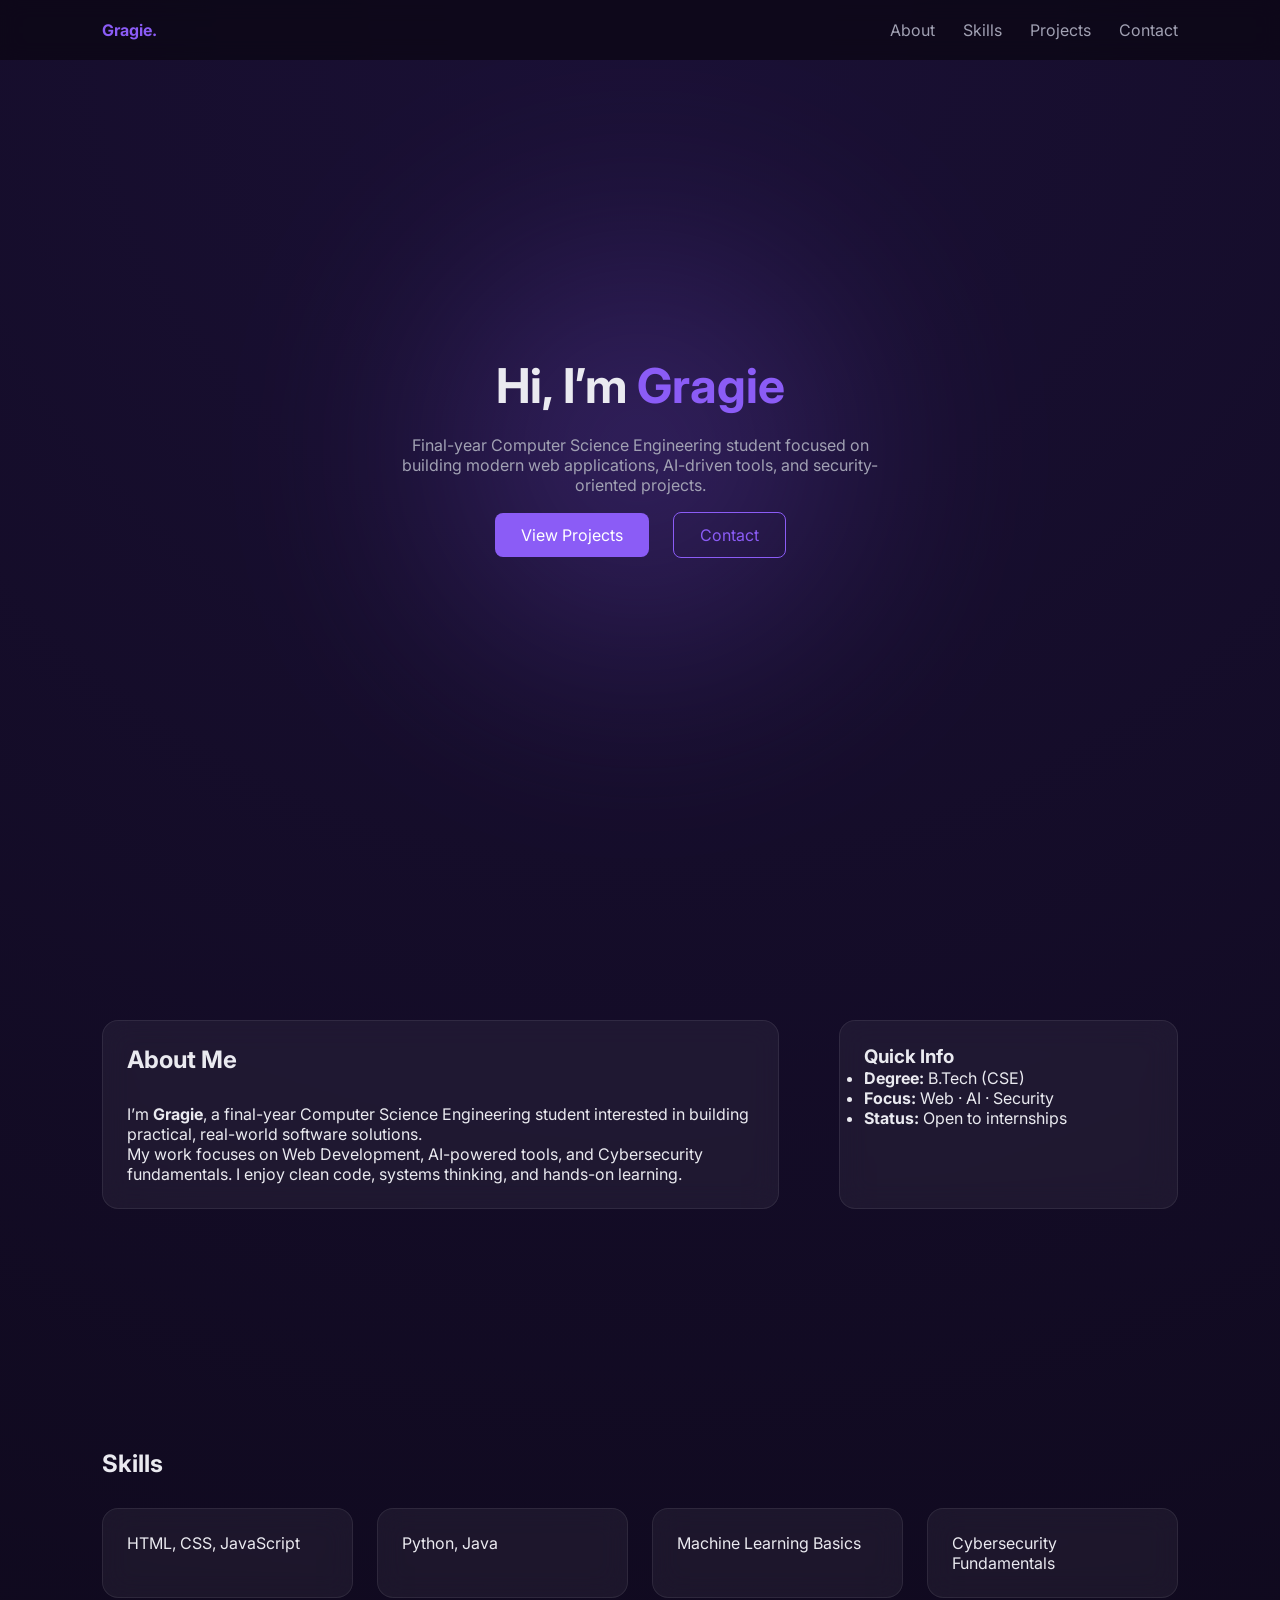
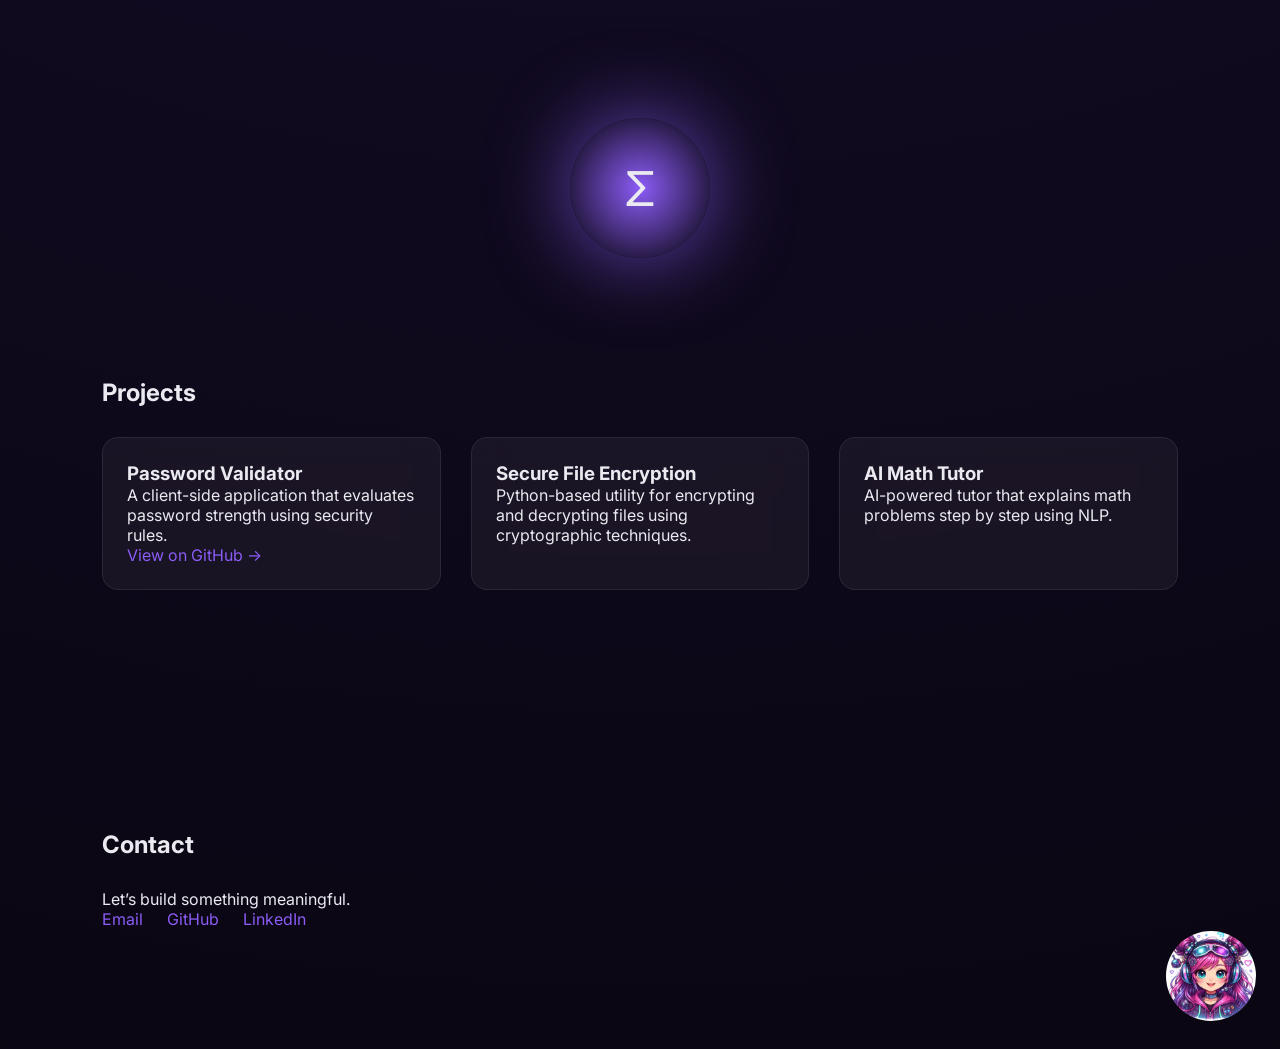
<file: index.html>
<!DOCTYPE html>
<html lang="en">
<head>
  <meta charset="UTF-8" />
  <meta name="viewport" content="width=device-width, initial-scale=1.0"/>
  <title>Gragie | Portfolio</title>

  <link rel="stylesheet" href="style.css" />
  <link href="https://fonts.googleapis.com/css2?family=Inter:wght@300;400;600;700&display=swap" rel="stylesheet">
</head>
<body>

  <!-- NAVBAR -->
  <header class="navbar">
    <div class="logo">Gragie.</div>
    <nav>
      <a href="#about">About</a>
      <a href="#skills">Skills</a>
      <a href="#projects">Projects</a>
      <a href="#contact">Contact</a>
    </nav>
  </header>

  <!-- HERO -->
  <section class="hero">
    <div class="hero-glow"></div>

    <div class="hero-content reveal scene">
      <h1 class="layer" data-depth="0.6">
        Hi, I’m <span>Gragie</span>
      </h1>
      <p class="subtitle"  data-depth="0.3">
        Final-year Computer Science Engineering student focused on building
        modern web applications, AI-driven tools, and security-oriented projects.
      </p>

      <div class="hero-buttons">
        <a href="#projects" class="btn primary">View Projects</a>
        <a href="#contact" class="btn outline">Contact</a>
      </div>
    </div>
  </section>

  <!-- ABOUT -->
  <section id="about" class="section reveal">
    <div class="about-container">
      <div class="about-text glass title" >
        <h2>About Me</h2>
        <p>
          I’m <strong>Gragie</strong>, a final-year Computer Science Engineering student
          interested in building practical, real-world software solutions.
        </p>
        <p>
          My work focuses on <span>Web Development</span>,
          <span>AI-powered tools</span>, and <span>Cybersecurity fundamentals</span>.
          I enjoy clean code, systems thinking, and hands-on learning.
        </p>
      </div>

      <div class="about-card glass title ">
        <h3>Quick Info</h3>
        <ul>
          <li><strong>Degree:</strong> B.Tech (CSE)</li>
          <li><strong>Focus:</strong> Web · AI · Security</li>
          <li><strong>Status:</strong> Open to internships</li>
        </ul>
      </div>
    </div>
  </section>

  <!-- SKILLS -->
  <section id="skills" class="section reveal">
    <h2>Skills</h2>

    <div class="skills-grid">
      <div class="skill-card glass">HTML, CSS, JavaScript</div>
      <div class="skill-card glass">Python, Java</div>
      <div class="skill-card glass">Machine Learning Basics</div>
      <div class="skill-card glass">Cybersecurity Fundamentals</div>
      
    </div>
  </section>

  <!-- CENTER ORB -->
  <section class="center-orb reveal">
    <div class="orb">Σ</div>
  </section>

  <!-- PROJECTS -->
  <section id="projects" class="section reveal">
    <h2>Projects</h2>

    <div class="projects-grid">
      <div class="project-card glass">
        <h3>Password Validator</h3>
        <p>
          A client-side application that evaluates password strength using
          security rules.
        </p>
        <a href="https://github.com/Gargiesk/password_validator" target="_blank">
          View on GitHub →
        </a>
      </div>

      <div class="project-card glass">
        <h3>Secure File Encryption</h3>
        <p>
          Python-based utility for encrypting and decrypting files using
          cryptographic techniques.
        </p>
      </div>

      <div class="project-card glass">
        <h3>AI Math Tutor</h3>
        <p>
          AI-powered tutor that explains math problems step by step using NLP.
        </p>
      </div>
      

    </div>
  </section>

  <!-- CONTACT -->
  <section id="contact" class="section reveal">
    <h2>Contact</h2>
    <p>Let’s build something meaningful.</p>

    <div class="contact-links">
      <a href="mailto:gargieskumar@gmail.com">Email</a>
      <a href="https://github.com/Gargiesk" target="_blank">GitHub</a>
      <a href="https://linkedin.com" target="_blank">LinkedIn</a>
    </div>
  </section>

  <!-- FLOATING AVATAR -->
  <div class="avatar-container" id="avatar">
    <img src="assets/avatar.png" alt="Gragie Assistant">
    <div class="avatar-bubble">
      Hi 👋 I’m Gragie<br>
      Tap to explore
    </div>
  </div>

  <script src="script.js"></script>
</body>
</html>
</file>
<file: style.css>
:root {
  --bg: #0a0612;
  --surface: rgba(255,255,255,0.05);
  --text: #eaeaf0;
  --muted: #a1a1b3;
  --violet: #8b5cf6;
  --accent: var(--violet);
  --border: rgba(255,255,255,0.08);
}

* {
  margin: 0;
  padding: 0;
  box-sizing: border-box;
  font-family: 'Inter', sans-serif;
}

body {
  background: radial-gradient(circle at top, #1a1035, var(--bg));
  color: var(--text);
}

/* NAVBAR */
.navbar {
  position: fixed;
  top: 0;
  width: 100%;
  padding: 20px 8%;
  display: flex;
  justify-content: space-between;
  background: rgba(10,6,18,0.7);
  backdrop-filter: blur(10px);
  z-index: 100;
}

.navbar a {
  margin-left: 24px;
  color: var(--muted);
  text-decoration: none;
}

.navbar a:hover {
  color: var(--text);
}

.logo {
  font-weight: 700;
  color: var(--accent);
}

/* HERO */
.hero {
  min-height: 100vh;
  display: grid;
  place-items: center;
  position: relative;
}

.hero-glow {
  position: absolute;
  width: 600px;
  height: 600px;
  background: radial-gradient(circle, var(--violet), transparent 60%);
  filter: blur(120px);
  opacity: 0.45;
}

.hero-content {
  text-align: center;
  z-index: 1;
}

.hero h1 {
  font-size: 3rem;
}

.hero span {
  color: var(--accent);
}

.subtitle {
  max-width: 520px;
  margin: 20px auto;
  color: var(--muted);
}

.hero-buttons {
  margin-top: 30px;
}

.btn {
  padding: 12px 26px;
  border-radius: 8px;
  text-decoration: none;
  margin: 0 10px;
}

.btn.primary {
  background: var(--accent);
  color: #fff;
}

.btn.outline {
  border: 1px solid var(--accent);
  color: var(--accent);
}

/* SECTIONS */
.section {
  padding: 120px 8%;
}

h2 {
  margin-bottom: 30px;
}

/* GLASS CARDS */
.glass {
  background: var(--surface);
  border: 1px solid var(--border);
  border-radius: 16px;
  padding: 24px;
  backdrop-filter: blur(14px);
  transition: transform 0.3s, box-shadow 0.3s;
}

.glass:hover {
  transform: translateY(-6px);
  box-shadow: 0 0 40px rgba(139,92,246,0.45);
}

/* ABOUT */
.about-container {
  display: grid;
  grid-template-columns: 2fr 1fr;
  gap: 60px;
}

/* SKILLS */
.skills-grid {
  display: grid;
  grid-template-columns: repeat(auto-fit, minmax(220px,1fr));
  gap: 24px;
}

/* PROJECTS */
.projects-grid {
  display: grid;
  grid-template-columns: repeat(auto-fit, minmax(260px,1fr));
  gap: 30px;
}

.project-card a {
  color: var(--accent);
  text-decoration: none;
}

/* ORB */
.center-orb {
  display: grid;
  place-items: center;
}

.orb {
  width: 140px;
  height: 140px;
  border-radius: 50%;
  background: radial-gradient(circle, var(--violet), #000);
  display: grid;
  place-items: center;
  font-size: 3rem;
  box-shadow: 0 0 80px rgba(139,92,246,0.7);
}

/* CONTACT */
.contact-links a {
  margin-right: 20px;
  color: var(--accent);
  text-decoration: none;
}

/* SCROLL REVEAL */
.reveal {
  opacity: 0;
  transform: translateY(40px);
  transition: 0.9s ease;
}

.reveal.active {
  opacity: 1;
  transform: translateY(0);
}

/* AVATAR */
.avatar-container {
  position: fixed;
  right: 24px;
  bottom: 24px;
  width: 90px;
  cursor: pointer;
  animation: float 4s ease-in-out infinite;
}

.avatar-container img {
  width: 100%;
  border-radius: 50%;
}

.avatar-bubble {
  position: absolute;
  bottom: 110px;
  right: 0;
  background: var(--surface);
  padding: 8px 12px;
  border-radius: 10px;
  font-size: 0.75rem;
  opacity: 0;
  transition: 0.3s;
}

.avatar-container.clicked .avatar-bubble {
  opacity: 1;
}

@keyframes float {
  0% { transform: translateY(0); }
  50% { transform: translateY(-10px); }
  100% { transform: translateY(0); }
}
/* =========================
   3D EFFECT FOUNDATION
   ========================= */

body {
  perspective: 1200px;
}

/* Enable 3D context */
.scene {
  transform-style: preserve-3d;
}

/* 3D cards */
.tilt {
  transform-style: preserve-3d;
  transition: transform 0.15s ease;
  will-change: transform;
}

/* Inner depth for text */
.tilt > * {
  transform: translateZ(40px);
}

/* Disable 3D on mobile */
@media (max-width: 768px) {
  body {
    perspective: none;
  }

  .tilt {
    transform: none !important;
  }
}
</file>
